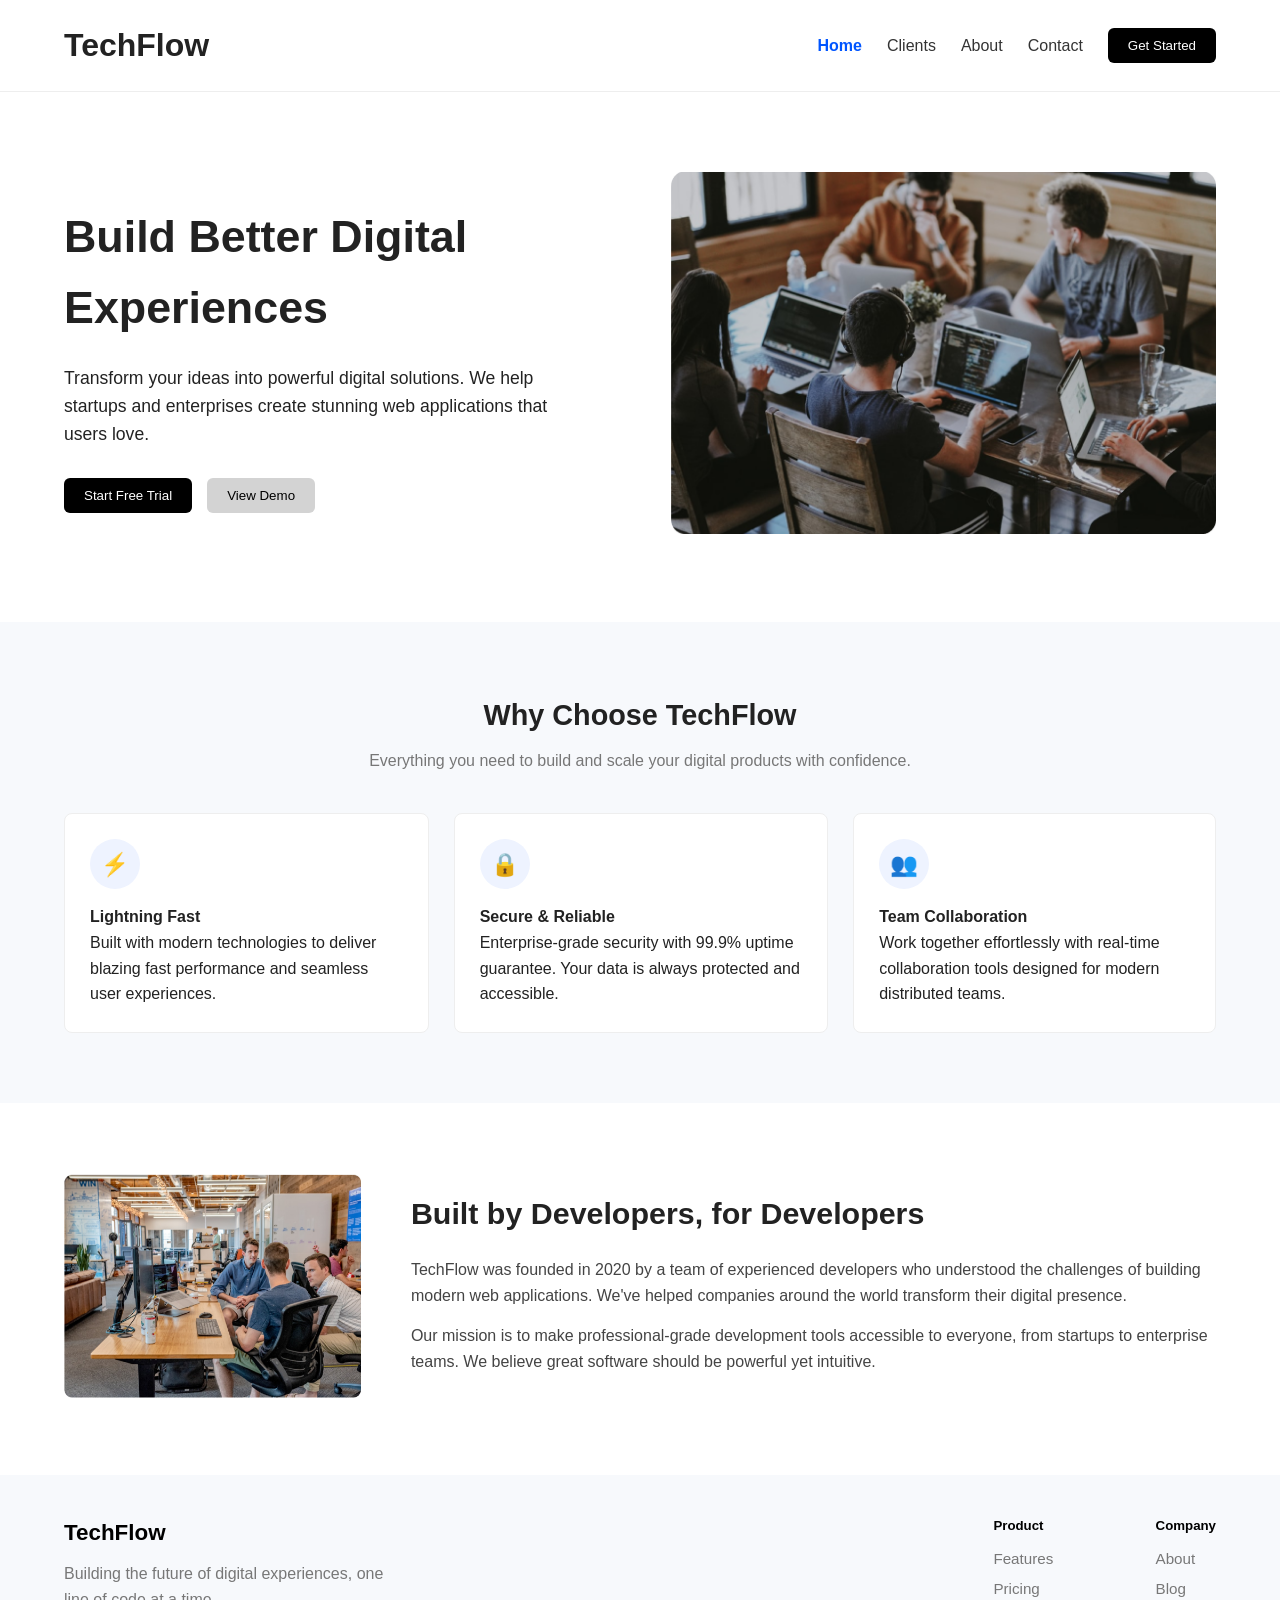
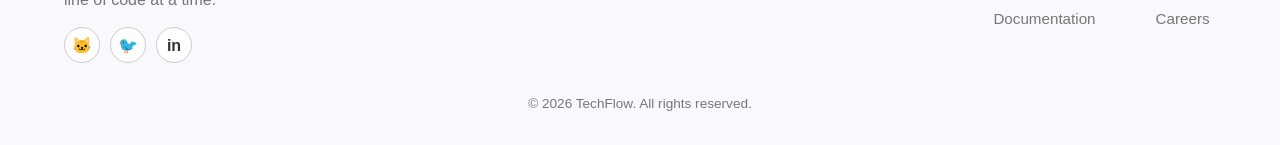
<file: homework4/index.html>
<!DOCTYPE html>
<html lang="en">

<head>
    <meta charset="UTF-8" />
    <meta name="viewport" content="width=device-width, initial-scale=1.0" />
    <title>TechFlow</title>
    <link rel="stylesheet" href="css/styles.css" />
</head>

<body>

    <!-- HEADER -->
    <header>
        <div class="container nav-container">
            <h1 class="logo">TechFlow</h1>

            <nav>
                <a href="index.html" class="active">Home</a>
                <a href="clients.html">Clients</a>
                <a href="#">About</a>
                <a href="#">Contact</a>
                <button class="mainbtn">Get Started</button>
            </nav>
        </div>
    </header>

    <!-- HERO -->
    <section class="hero">
        <div class="container heroflex">

            <div class="herotext">
                <h2>Build Better Digital Experiences</h2>
                <p>
                    Transform your ideas into powerful digital solutions.
                    We help startups and enterprises create stunning web applications that users love.
                </p>

                <div class="herobtn">
                    <button class="mainbtn">Start Free Trial</button>
                    <button class="otherbtn">View Demo</button>
                </div>
            </div>

            <div class="heroimg">
                <img src="images/worksc1.png" alt="Office workers">
            </div>

        </div>
    </section>

    <!-- FEATURES -->
    <section class="features">
        <div class="container">

            <h3>Why Choose TechFlow</h3>
            <p class="subtext">
                Everything you need to build and scale your digital products with confidence.
            </p>

            <div class="featurecards">

                <article class="card">
                    <div class="iconcircle">⚡</div>
                    <h4>Lightning Fast</h4>
                    <p>
                        Built with modern technologies to deliver blazing fast performance and seamless user
                        experiences.
                    </p>
                </article>

                <article class="card">
                    <div class="iconcircle">🔒</div>
                    <h4>Secure & Reliable</h4>
                    <p>
                        Enterprise-grade security with 99.9% uptime guarantee. Your data is always protected and
                        accessible.
                    </p>
                </article>

                <article class="card">
                    <div class="iconcircle">👥</div>
                    <h4>Team Collaboration</h4>
                    <p>
                        Work together effortlessly with real-time collaboration tools designed for modern distributed
                        teams.
                    </p>
                </article>

            </div>
        </div>
    </section>

    <!-- ABOUT -->
    <section class="about">
        <div class="container aboutflex">

            <div class="aboutimg">
                <img src="images/worksc2.png" alt="Developers working">
            </div>

            <div class="abouttext">
                <h3>Built by Developers, for Developers</h3>
                <p>
                    TechFlow was founded in 2020 by a team of experienced developers who understood the challenges of
                    building modern web applications. We've helped companies around the world transform their digital
                    presence.
                </p>
                <p>
                    Our mission is to make professional-grade development tools accessible to everyone, from startups to
                    enterprise teams. We believe great software should be powerful yet intuitive.
                </p>
            </div>

        </div>
    </section>

    <!-- FOOTER -->
    <footer>
        <div class="container footertop">

            <div class="footerleft">
                <h4>TechFlow</h4>
                <p>Building the future of digital experiences, one line of code at a time.</p>

                <div class="socials">
                    <span class="footer-icon">🐱</span>
                    <span class="footer-icon">🐦</span>
                    <span class="footer-icon">in</span>
                </div>
            </div>

            <div class="footerlinks">
                <div>
                    <h5>Product</h5>
                    <a href="#">Features</a>
                    <a href="#">Pricing</a>
                    <a href="#">Documentation</a>
                </div>

                <div>
                    <h5>Company</h5>
                    <a href="#">About</a>
                    <a href="#">Blog</a>
                    <a href="#">Careers</a>
                </div>
            </div>

        </div>

        <p class="copyright">© 2026 TechFlow. All rights reserved.</p>
    </footer>

</body>

</html>
</file>
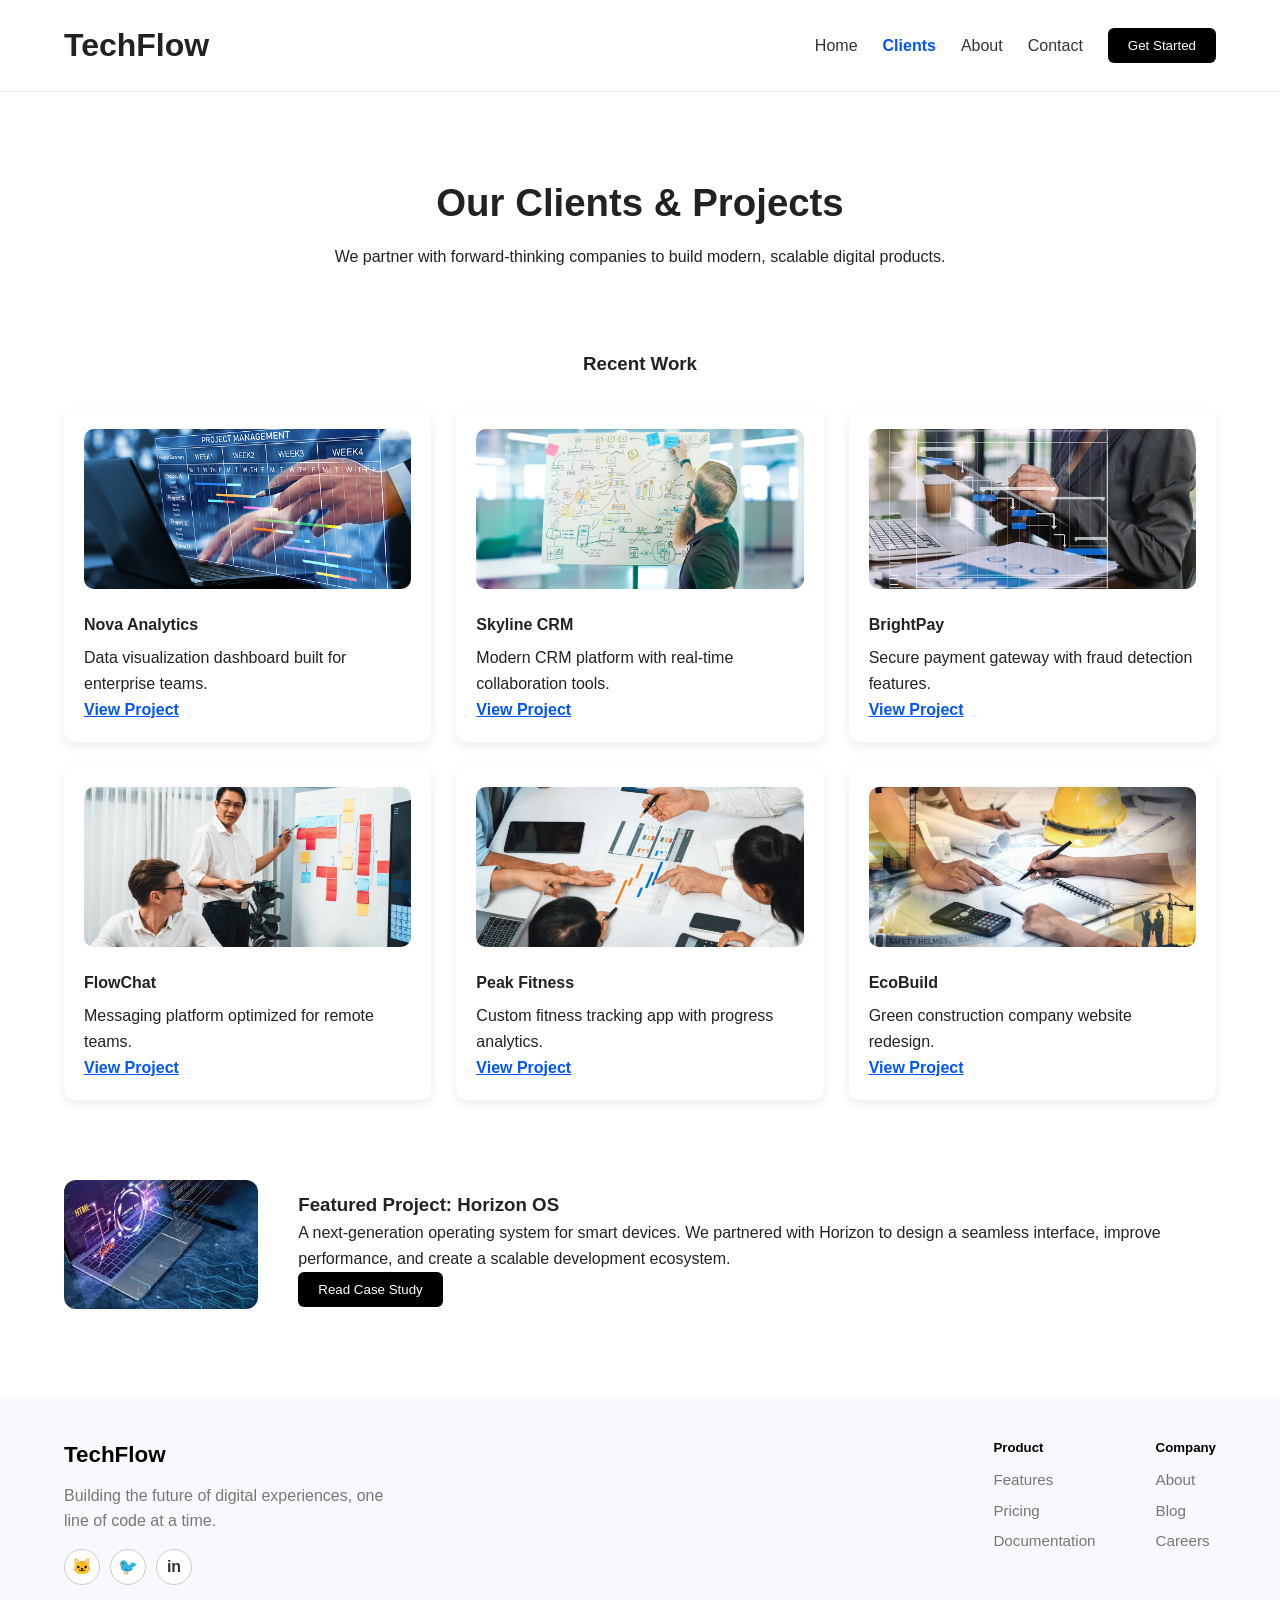
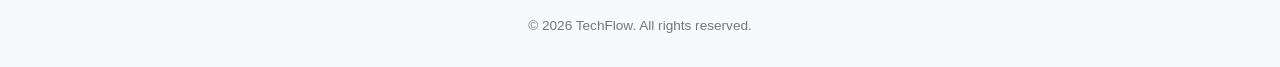
<file: homework4/clients.html>
<!DOCTYPE html>
<html lang="en">

<head>
    <meta charset="UTF-8" />
    <meta name="viewport" content="width=device-width, initial-scale=1.0" />
    <title>Clients – TechFlow</title>
    <link rel="stylesheet" href="css/styles.css" />
</head>

<body>

    <!-- HEADER -->
    <header>
        <div class="container nav-container">
            <h1 class="logo">TechFlow</h1>

            <nav>
                <a href="index.html">Home</a>
                <a href="clients.html" class="active">Clients</a>
                <a href="#">About</a>
                <a href="#">Contact</a>
                <button class="mainbtn">Get Started</button>
            </nav>
        </div>
    </header>

    <!-- HERO -->
    <section class="clienthero">
        <div class="container">
            <h2>Our Clients & Projects</h2>
            <p class="subtext">
                We partner with forward‑thinking companies to build modern, scalable digital products.
            </p>
        </div>
    </section>

    <!-- CLIENT GRID -->
    <section class="clientgridsection">
        <div class="container">

            <h3>Recent Work</h3>

            <div class="clientgrid">

                <article class="clientcard">
                    <img src="images/client1.jpg" alt="Client project">
                    <h4>Nova Analytics</h4>
                    <p>Data visualization dashboard built for enterprise teams.</p>
                    <a href="#" class="cardbtn">View Project</a>
                </article>

                <article class="clientcard">
                    <img src="images/client6.jpg" alt="Client project">
                    <h4>Skyline CRM</h4>
                    <p>Modern CRM platform with real‑time collaboration tools.</p>
                    <a href="#" class="cardbtn">View Project</a>
                </article>

                <article class="clientcard">
                    <img src="images/client3.jpg" alt="Client project">
                    <h4>BrightPay</h4>
                    <p>Secure payment gateway with fraud detection features.</p>
                    <a href="#" class="cardbtn">View Project</a>
                </article>

                <article class="clientcard">
                    <img src="images/client4.jpg" alt="Client project">
                    <h4>FlowChat</h4>
                    <p>Messaging platform optimized for remote teams.</p>
                    <a href="#" class="cardbtn">View Project</a>
                </article>

                <article class="clientcard">
                    <img src="images/client5.jpg" alt="Client project">
                    <h4>Peak Fitness</h4>
                    <p>Custom fitness tracking app with progress analytics.</p>
                    <a href="#" class="cardbtn">View Project</a>
                </article>

                <article class="clientcard">
                    <img src="images/client2.jpg" alt="Client project">
                    <h4>EcoBuild</h4>
                    <p>Green construction company website redesign.</p>
                    <a href="#" class="cardbtn">View Project</a>
                </article>

            </div>
        </div>
    </section>

    <!-- FEATURED CLIENT -->
    <section class="featuredclient">
        <div class="container featureflex">

            <div class="featureimg">
                <img src="images/featuredclient.jpg" alt="Featured client project">
            </div>

            <div class="feature-text">
                <h3>Featured Project: Horizon OS</h3>
                <p>
                    A next‑generation operating system for smart devices. We partnered with Horizon to design a seamless
                    interface, improve performance, and create a scalable development ecosystem.
                </p>
                <button class="mainbtn">Read Case Study</button>
            </div>

        </div>
    </section>

    <!-- FOOTER -->
    <footer>
        <div class="container footertop">

            <div class="footerleft">
                <h4>TechFlow</h4>
                <p>Building the future of digital experiences, one line of code at a time.</p>

                <div class="socials">
                    <span class="footer-icon">🐱</span>
                    <span class="footer-icon">🐦</span>
                    <span class="footer-icon">in</span>
                </div>
            </div>

            <div class="footerlinks">
                <div>
                    <h5>Product</h5>
                    <a href="#">Features</a>
                    <a href="#">Pricing</a>
                    <a href="#">Documentation</a>
                </div>

                <div>
                    <h5>Company</h5>
                    <a href="#">About</a>
                    <a href="#">Blog</a>
                    <a href="#">Careers</a>
                </div>
            </div>

        </div>

        <p class="copyright">© 2026 TechFlow. All rights reserved.</p>
    </footer>

</body>

</html>
</file>
<file: homework4/css/styles.css>
* {
    margin: 0;
    padding: 0;
    box-sizing: border-box;
}

body {
    font-family: Arial, sans-serif;
    color: #222;
    line-height: 1.6;
}

img {
    width: 100%;
    border-radius: 8px;
}

.container {
    width: 90%;
    max-width: 1200px;
    margin: auto;
}

/* HEADER */
header {
    padding: 20px 0;
    border-bottom: 1px solid #eee;
    background: #fff;
}

header .nav-container {
    display: flex;
    justify-content: space-between;
    align-items: center;
}

header .nav-container nav {
    display: flex;
    gap: 25px;
    align-items: center;
}

header .nav-container nav a {
    text-decoration: none;
    color: #333;
    font-weight: 500;
}

header .nav-container nav a.active {
    color: #0055ff;
    font-weight: 600;
}

.mainbtn {
    background: #000;
    color: #fff;
    padding: 10px 20px;
    border-radius: 6px;
    border: none;
    cursor: pointer;
}

.otherbtn {
    background: lightgrey;
    color: #000;
    padding: 10px 20px;
    border-radius: 6px;
    border: none;
    cursor: pointer;
}

/* HERO */
.hero {
    padding: 80px 0;
}

.hero .heroflex {
    display: flex;
    align-items: center;
    gap: 60px;
}

.hero .heroflex .herotext {
    flex: 1;
}

.hero .heroflex .herotext h2 {
    font-size: 2.8rem;
    margin-bottom: 20px;
}

.hero .heroflex .herotext p {
    font-size: 1.1rem;
    margin-bottom: 30px;
    max-width: 520px;
}

.hero .heroflex .herotext .herobtn {
    display: flex;
    gap: 15px;
}

.hero .heroflex .heroimg {
    flex: 1;
    min-width: 250px;
}

/* FEATURES */
.features {
    padding: 70px 0;
    background: #f7f9fc;
    text-align: center;
}

.features h3 {
    font-size: 1.8rem;
    margin-bottom: 10px;
}

.features .subtext {
    margin-bottom: 40px;
    color: #777;
}

.features .featurecards {
    display: flex;
    gap: 25px;
}

.features .featurecards .card {
    background: #fff;
    padding: 25px;
    border-radius: 8px;
    border: 1px solid #eee;
    text-align: left;
}

.features .featurecards .card .iconcircle {
    width: 50px;
    height: 50px;
    background: #eef3ff;
    color: #0055ff;
    border-radius: 50%;
    display: flex;
    align-items: center;
    justify-content: center;
    font-size: 1.4rem;
    margin-bottom: 15px;
}

/* ABOUT */
.about {
    padding: 70px 0;
}

.about .aboutflex {
    display: flex;
    gap: 50px;
    align-items: center;
}

.about .aboutflex .abouttext h3 {
    font-size: 1.9rem;
    margin-bottom: 20px;
}

.about .aboutflex .abouttext p {
    margin-bottom: 15px;
    color: #444;
}

/* FOOTER */
footer {
    background: #f7f9fc;
    padding: 40px 0 30px;
}

footer .footertop {
    display: flex;
    justify-content: space-between;
    gap: 40px;
}

footer .footertop .footerleft h4 {
    font-size: 1.4rem;
    color: #000;
}

footer .footertop .footerleft p {
    margin-top: 10px;
    max-width: 320px;
    color: #777;
}

footer .footertop .footerleft .socials {
    margin-top: 15px;
    display: flex;
    gap: 10px;
}

footer .footertop .footerleft .socials .footer-icon {
    width: 36px;
    height: 36px;
    border-radius: 50%;
    background: #fff;
    border: 1px solid #ccc;
    display: flex;
    align-items: center;
    justify-content: center;
    color: #333;
    font-weight: bold;
}

footer .footerlinks {
    display: flex;
    gap: 60px;
}

footer .footerlinks h5 {
    margin-bottom: 10px;
    color: #000;
}

footer .footerlinks a {
    display: block;
    color: #777;
    text-decoration: none;
    margin-bottom: 6px;
    font-size: 0.95rem;
}

footer .copyright {
    text-align: center;
    margin-top: 30px;
    color: #777;
    font-size: 0.85rem;
}

/* CLIENT HERO */
.clienthero {
    text-align: center;
    padding: 80px 0;
}

.clienthero h2 {
    font-size: 2.4rem;
    margin-bottom: 10px;
}

/* CLIENT GRID */
.clientgridsection h3 {
    text-align: center;
    margin-bottom: 30px;
}

.clientgrid {
    display: grid;
    grid-template-columns: repeat(3, 1fr);
    gap: 25px;
}

.clientcard {
    background: #fff;
    padding: 20px;
    border-radius: 12px;
    box-shadow: 0 4px 12px rgba(0, 0, 0, 0.08);
    transition: 0.2s ease;
}

.clientcard:hover {
    transform: translateY(-5px);
    box-shadow: 0 6px 18px rgba(0, 0, 0, 0.12);
}

.clientcard img {
    height: 160px;
    object-fit: cover;
    border-radius: 10px;
    margin-bottom: 15px;
}

.clientcard h4 {
    margin-bottom: 8px;
}

.cardbtn {
    color: #0055ff;
    font-weight: 600;
}

/* FEATURED CLIENT */
.featuredclient {
    padding: 80px 0;
}

.featureflex {
    display: flex;
    align-items: center;
    gap: 40px;
}

.featureimg img {
    border-radius: 12px;
}

/* RESPONSIVE */
@media (max-width: 900px) {

    .heroflex,
    .featurecards,
    .aboutflex {
        flex-direction: column;
        text-align: center;
    }

    .clientgrid {
        grid-template-columns: repeat(2, 1fr);
    }
}

@media (max-width: 600px) {
    .nav-container {
        flex-direction: column;
        gap: 15px;
    }

    .heroflex {
        flex-direction: column;
        text-align: center;
    }

    .heroimg img {
        max-width: 350px;
        margin: 0 auto;
    }

    .clientgrid {
        grid-template-columns: 1fr;
    }

    .footertop {
        flex-direction: column;
        text-align: center;
        align-items: center;
    }

    .footerlinks {
        flex-direction: column;
        gap: 25px;
    }
}
</file>
